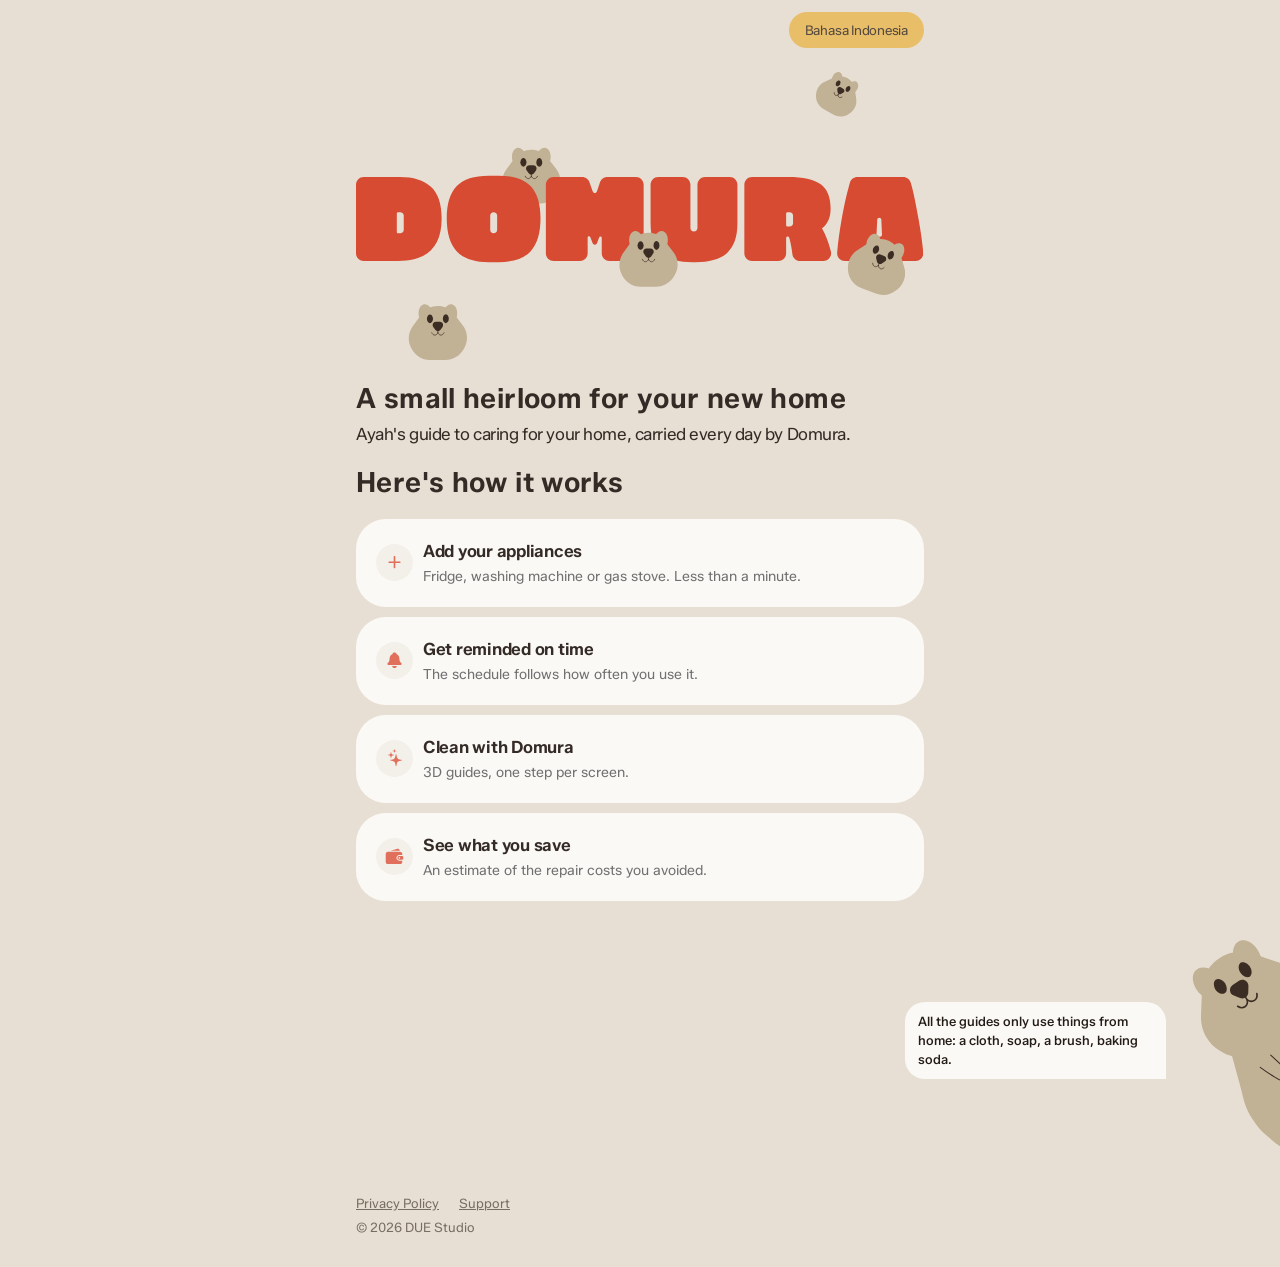
<file: index.html>
<!doctype html>
<html lang="id">
<head>
<meta charset="utf-8">
<meta name="viewport" content="width=device-width, initial-scale=1, viewport-fit=cover">
<title>Domura</title>
<meta name="description" content="Domura: panduan merawat kulkas, mesin cuci dan kompor gas, dengan pengingat dan perkiraan hemat biaya servis.">
<meta name="theme-color" content="#E7DFD3">
<link rel="icon" href="/assets/icon-180.png">
<link rel="apple-touch-icon" href="/assets/icon-180.png">
<link rel="stylesheet" href="/assets/site.css">
<script src="/assets/site.js"></script>
</head>
<body>
<header>
  <button class="pill" type="button"><span lang="id">English</span><span lang="en">Bahasa Indonesia</span></button>
</header>

<main>
  <img src="/assets/hero.svg" width="362" height="184" alt="Domura" class="hero">

  <h1><span lang="id">Warisan kecil untuk rumah barumu</span><span lang="en">A small heirloom for your new home</span></h1>
  <p class="lead">
    <span lang="id">Panduan merawat rumah dari Ayah, dibawa setiap hari oleh Domura.</span>
    <span lang="en">Ayah's guide to caring for your home, carried every day by Domura.</span>
  </p>

  <h1><span lang="id">Begini cara kerjanya</span><span lang="en">Here's how it works</span></h1>
  <div class="stack">
    <div class="card feature">
      <img src="/assets/icon-plus.svg" alt="">
      <div>
        <h2><span lang="id">Tambah peralatanmu</span><span lang="en">Add your appliances</span></h2>
        <p><span lang="id">Kulkas, mesin cuci, ataupun kompor gas. Kurang dari semenit.</span><span lang="en">Fridge, washing machine or gas stove. Less than a minute.</span></p>
      </div>
    </div>
    <div class="card feature">
      <img src="/assets/icon-bell.svg" alt="">
      <div>
        <h2><span lang="id">Diingatkan pas waktunya</span><span lang="en">Get reminded on time</span></h2>
        <p><span lang="id">Jadwal menyesuaikan seberapa sering dipakai.</span><span lang="en">The schedule follows how often you use it.</span></p>
      </div>
    </div>
    <div class="card feature">
      <img src="/assets/icon-sparkles.svg" alt="">
      <div>
        <h2><span lang="id">Bersihkan bareng Domura</span><span lang="en">Clean with Domura</span></h2>
        <p><span lang="id">Panduan 3D, satu langkah per layar.</span><span lang="en">3D guides, one step per screen.</span></p>
      </div>
    </div>
    <div class="card feature">
      <img src="/assets/icon-wallet.svg" alt="">
      <div>
        <h2><span lang="id">Lihat hematnya</span><span lang="en">See what you save</span></h2>
        <p><span lang="id">Perkiraan biaya servis yang berhasil kamu hindari.</span><span lang="en">An estimate of the repair costs you avoided.</span></p>
      </div>
    </div>
  </div>

  <div class="domu">
    <p class="bubble">
      <span lang="id">Semua panduan cuma pakai barang rumahan: kain, sabun, sikat, soda kue.</span>
      <span lang="en">All the guides only use things from home: a cloth, soap, a brush, baking soda.</span>
    </p>
    <img src="/assets/domu-peek.svg" width="114" height="204" alt="">
  </div>
</main>

<footer>
  <a href="/privacy/"><span lang="id">Kebijakan Privasi</span><span lang="en">Privacy Policy</span></a>
  <a href="/support/"><span lang="id">Bantuan</span><span lang="en">Support</span></a>
  <span class="copy">© 2026 DUE Studio</span>
</footer>
</body>
</html>
</file>
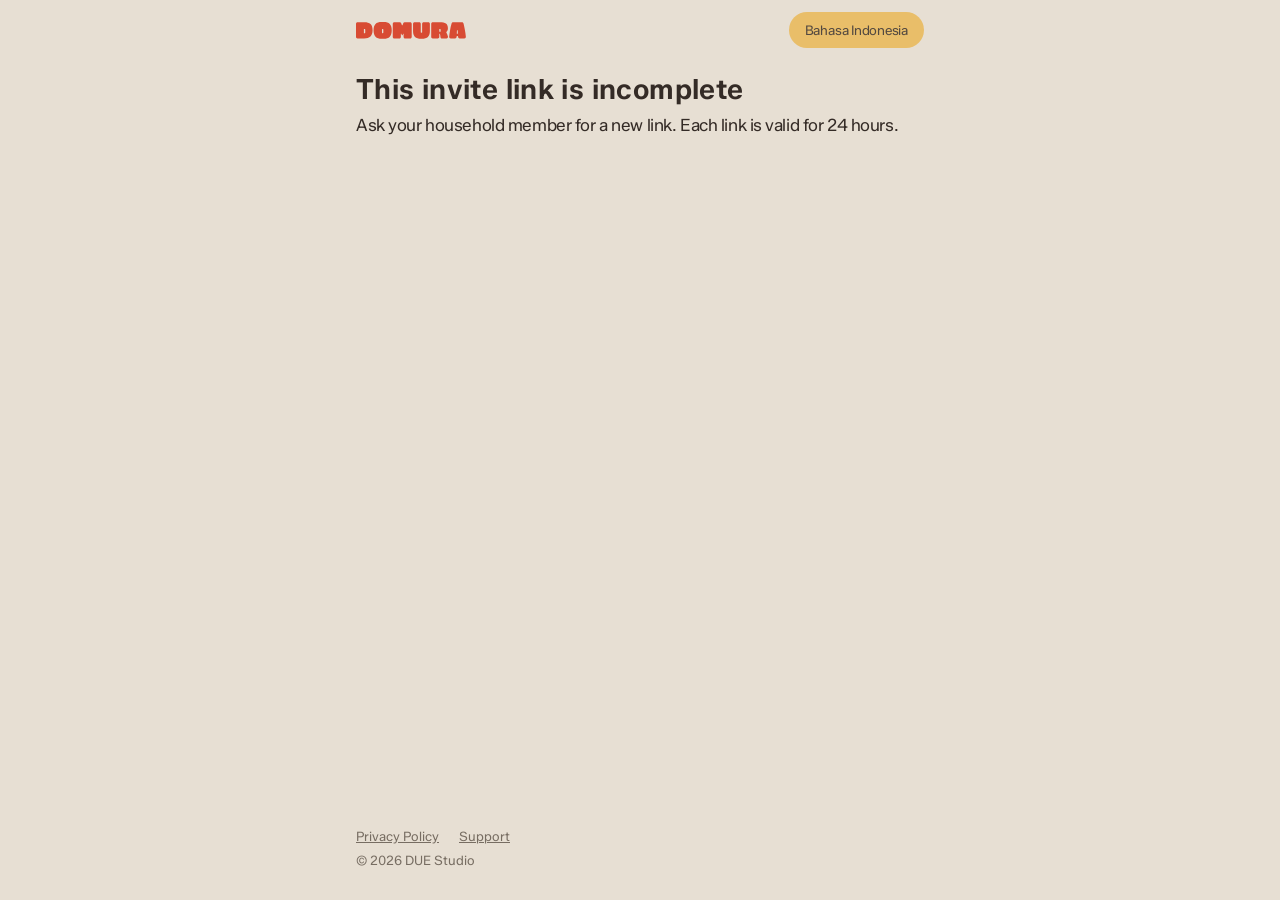
<file: join/index.html>
<!doctype html>
<html lang="id">
<head>
<meta charset="utf-8">
<meta name="viewport" content="width=device-width, initial-scale=1, viewport-fit=cover">
<title>Undangan Serumah di Domura</title>
<!-- The code in the URL is a credential: keep it out of search results and out of the Referer sent to the stores. -->
<meta name="robots" content="noindex">
<meta name="referrer" content="no-referrer">
<meta name="theme-color" content="#E7DFD3">
<link rel="icon" href="/assets/icon-180.png">
<link rel="apple-touch-icon" href="/assets/icon-180.png">
<link rel="stylesheet" href="/assets/site.css">
<script src="/assets/site.js"></script>
</head>
<body>
<header>
  <a class="home" href="/"><img src="/assets/wordmark.svg" width="110" height="17" alt="Domura"></a>
  <button class="pill" type="button"><span lang="id">English</span><span lang="en">Bahasa Indonesia</span></button>
</header>

<main id="invite" hidden>
  <h1><span lang="id">Kamu diundang ke Serumah</span><span lang="en">You're invited to a household</span></h1>
  <p class="lead">
    <span lang="id">Rawat rumah bareng di Domura: peralatan, jadwal bersih-bersih, dan hematnya jadi milik bersama.</span>
    <span lang="en">Look after your home together in Domura: the appliances, the cleaning schedule and the savings are shared.</span>
  </p>
  <div class="card">
    <h2><span lang="id">Kode undangan</span><span lang="en">Invite code</span></h2>
    <p class="code" id="code"></p>
    <p><span lang="id">Berlaku 24 jam, untuk satu orang.</span><span lang="en">Valid for 24 hours, for one person.</span></p>
  </div>
  <a class="button" id="open" href="#"><span lang="id">Buka di Domura</span><span lang="en">Open in Domura</span></a>
  <div class="card">
    <h2><span lang="id">Belum punya Domura?</span><span lang="en">Don't have Domura yet?</span></h2>
    <p>
      <span lang="id">Pasang dari <a href="https://apps.apple.com/app/id6823553968">App Store</a>, masuk, lalu ketuk link undangan ini lagi. Bisa juga masukkan kodenya di tab Serumah.</span>
      <span lang="en">Install it from the <a href="https://apps.apple.com/app/id6823553968">App Store</a>, sign in, then tap this invite link again. You can also enter the code in the Household tab.</span>
    </p>
  </div>
  <div class="domu">
    <p class="bubble"><span lang="id">Yuk, rawat rumah bareng!</span><span lang="en">Let's look after the home together!</span></p>
    <img src="/assets/domu-peek.svg" width="114" height="204" alt="">
  </div>
</main>

<main id="broken" hidden>
  <h1><span lang="id">Link undangan tidak lengkap</span><span lang="en">This invite link is incomplete</span></h1>
  <p class="lead">
    <span lang="id">Minta link baru ke anggota rumahmu. Setiap link berlaku 24 jam.</span>
    <span lang="en">Ask your household member for a new link. Each link is valid for 24 hours.</span>
  </p>
</main>

<footer>
  <a href="/privacy/"><span lang="id">Kebijakan Privasi</span><span lang="en">Privacy Policy</span></a>
  <a href="/support/"><span lang="id">Bantuan</span><span lang="en">Support</span></a>
  <span class="copy">© 2026 DUE Studio</span>
</footer>

<script>
  // Codes come from create_household_invite (domura-api): 8 characters, A-Z without I and O, 2-9.
  const code = (new URLSearchParams(location.search).get('code') || '').trim().toUpperCase();
  const valid = /^[A-HJ-NP-Z2-9]{8}$/.test(code);
  document.getElementById(valid ? 'invite' : 'broken').hidden = false;
  if (valid) {
    document.getElementById('code').textContent = code;
    // For a visitor who has the app but landed here (opened in Safari): the app's own scheme.
    document.getElementById('open').href = 'domura://join?code=' + code;
  }
</script>
</body>
</html>
</file>
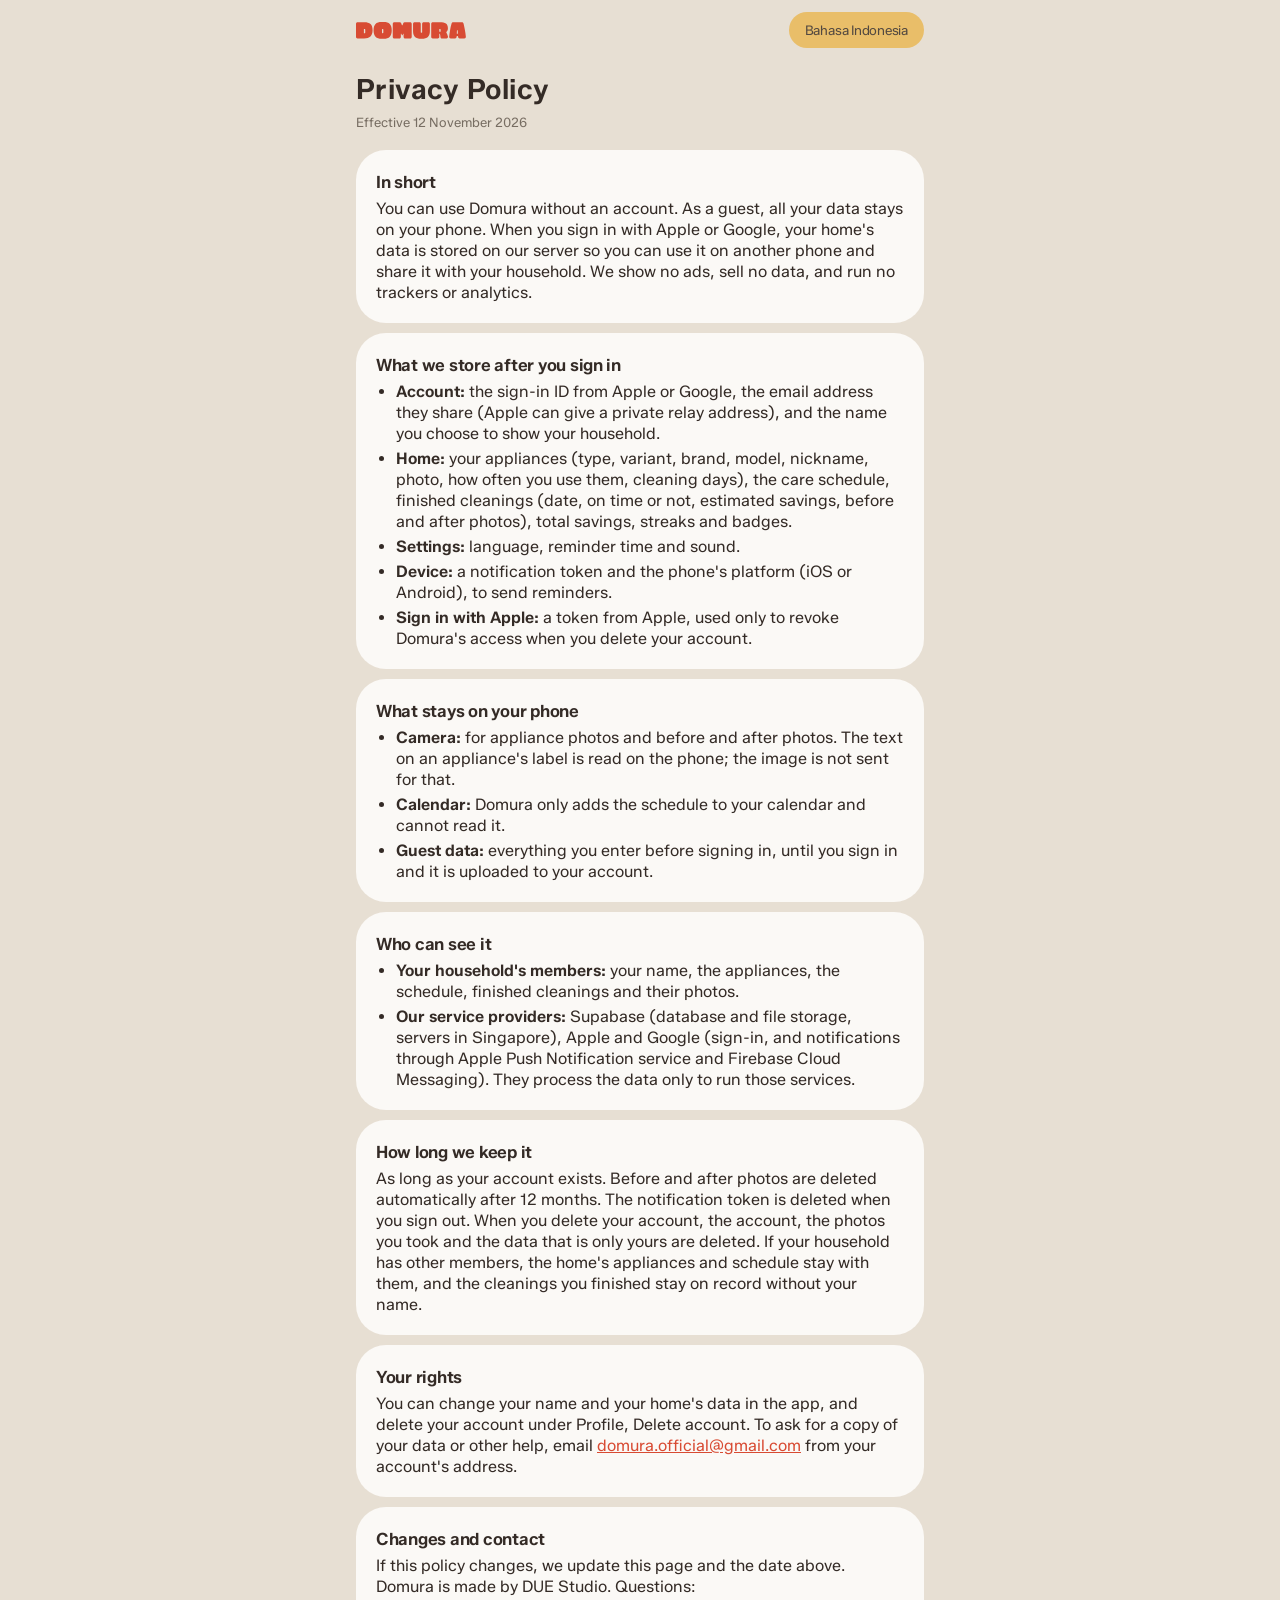
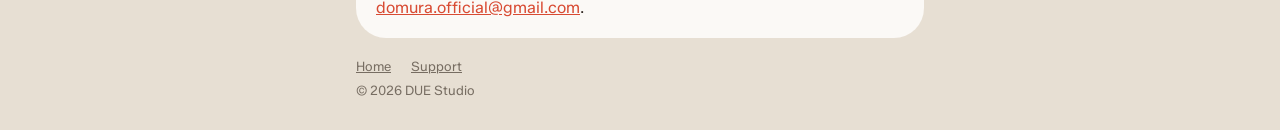
<file: privacy/index.html>
<!doctype html>
<html lang="id">
<head>
<meta charset="utf-8">
<meta name="viewport" content="width=device-width, initial-scale=1, viewport-fit=cover">
<title>Kebijakan Privasi Domura</title>
<meta name="theme-color" content="#E7DFD3">
<link rel="icon" href="/assets/icon-180.png">
<link rel="apple-touch-icon" href="/assets/icon-180.png">
<link rel="stylesheet" href="/assets/site.css">
<script src="/assets/site.js"></script>
</head>
<body class="doc">
<header>
  <a class="home" href="/"><img src="/assets/wordmark.svg" width="110" height="17" alt="Domura"></a>
  <button class="pill" type="button"><span lang="id">English</span><span lang="en">Bahasa Indonesia</span></button>
</header>

<!-- Facts behind each section: domura-api supabase/migrations (what is stored), README "What the apps do" (sharing,
     photos, deletion), domura-ios Info.plist usage strings and Models/LabelReader.swift (on-device text recognition). -->
<main lang="id">
  <h1>Kebijakan Privasi</h1>
  <p class="updated">Berlaku sejak 12 November 2026</p>
  <div class="stack">
    <section class="card">
      <h2>Singkatnya</h2>
      <p>Domura bisa dipakai tanpa akun. Sebagai tamu, semua datamu tersimpan di HP saja. Kalau kamu masuk dengan Apple atau Google, data rumahmu disimpan di server kami supaya bisa dipakai di HP lain dan dibagi dengan anggota Serumah. Kami tidak menampilkan iklan, tidak menjual data, dan tidak memasang pelacak atau analitik.</p>
    </section>
    <section class="card">
      <h2>Data yang kami simpan setelah kamu masuk</h2>
      <ul>
        <li><strong>Akun:</strong> ID masuk dari Apple atau Google, alamat email yang mereka bagikan (Apple bisa memberi alamat samaran), dan nama yang kamu pilih untuk dilihat anggota Serumah.</li>
        <li><strong>Rumah:</strong> peralatanmu (jenis, tipe, merek, model, nama panggilan, foto, seberapa sering dipakai, hari bersih-bersih), jadwal perawatan, perawatan yang sudah selesai (tanggal, tepat waktu atau tidak, perkiraan hemat, foto sebelum dan sesudah), total hemat, streak, dan lencana.</li>
        <li><strong>Pengaturan:</strong> bahasa, jam pengingat, dan suara.</li>
        <li><strong>Perangkat:</strong> token notifikasi dan jenis HP (iOS atau Android), untuk mengirim pengingat.</li>
        <li><strong>Masuk dengan Apple:</strong> token dari Apple, hanya untuk mencabut akses Domura saat kamu menghapus akun.</li>
      </ul>
    </section>
    <section class="card">
      <h2>Yang tetap di HP-mu</h2>
      <ul>
        <li><strong>Kamera:</strong> untuk foto peralatan dan foto sebelum dan sesudah. Tulisan di label peralatan dibaca di HP; gambarnya tidak dikirim untuk itu.</li>
        <li><strong>Kalender:</strong> Domura hanya menambahkan jadwal ke kalendermu dan tidak bisa membaca isinya.</li>
        <li><strong>Data tamu:</strong> semua yang kamu isi sebelum masuk, sampai kamu masuk dan datanya diunggah ke akunmu.</li>
      </ul>
    </section>
    <section class="card">
      <h2>Siapa yang bisa melihatnya</h2>
      <ul>
        <li><strong>Anggota Serumah:</strong> namamu, peralatan, jadwal, perawatan yang selesai, dan fotonya.</li>
        <li><strong>Penyedia layanan kami:</strong> Supabase (database dan penyimpanan file, server di Singapura), Apple dan Google (untuk masuk dan untuk notifikasi lewat Apple Push Notification service dan Firebase Cloud Messaging). Mereka memproses data hanya untuk menjalankan layanan itu.</li>
      </ul>
    </section>
    <section class="card">
      <h2>Berapa lama disimpan</h2>
      <p>Selama akunmu ada. Foto sebelum dan sesudah dihapus otomatis setelah 12 bulan. Token notifikasi dihapus saat kamu keluar. Saat kamu menghapus akun, akun, foto yang kamu ambil, dan data yang hanya milikmu dihapus. Kalau Serumah-mu masih punya anggota lain, peralatan dan jadwal rumah tetap untuk mereka, dan perawatan yang kamu selesaikan tetap tercatat tanpa namamu.</p>
    </section>
    <section class="card">
      <h2>Hakmu</h2>
      <p>Kamu bisa mengubah nama dan data rumahmu di app, dan menghapus akun di Profil, Hapus akun. Untuk meminta salinan data atau bantuan lain, kirim email ke <a href="mailto:domura.official@gmail.com">domura.official@gmail.com</a> dari alamat akunmu.</p>
    </section>
    <section class="card">
      <h2>Perubahan dan kontak</h2>
      <p>Kalau kebijakan ini berubah, kami memperbarui halaman ini dan tanggal di atas. Domura dibuat oleh DUE Studio. Pertanyaan: <a href="mailto:domura.official@gmail.com">domura.official@gmail.com</a>.</p>
    </section>
  </div>
</main>

<main lang="en">
  <h1>Privacy Policy</h1>
  <p class="updated">Effective 12 November 2026</p>
  <div class="stack">
    <section class="card">
      <h2>In short</h2>
      <p>You can use Domura without an account. As a guest, all your data stays on your phone. When you sign in with Apple or Google, your home's data is stored on our server so you can use it on another phone and share it with your household. We show no ads, sell no data, and run no trackers or analytics.</p>
    </section>
    <section class="card">
      <h2>What we store after you sign in</h2>
      <ul>
        <li><strong>Account:</strong> the sign-in ID from Apple or Google, the email address they share (Apple can give a private relay address), and the name you choose to show your household.</li>
        <li><strong>Home:</strong> your appliances (type, variant, brand, model, nickname, photo, how often you use them, cleaning days), the care schedule, finished cleanings (date, on time or not, estimated savings, before and after photos), total savings, streaks and badges.</li>
        <li><strong>Settings:</strong> language, reminder time and sound.</li>
        <li><strong>Device:</strong> a notification token and the phone's platform (iOS or Android), to send reminders.</li>
        <li><strong>Sign in with Apple:</strong> a token from Apple, used only to revoke Domura's access when you delete your account.</li>
      </ul>
    </section>
    <section class="card">
      <h2>What stays on your phone</h2>
      <ul>
        <li><strong>Camera:</strong> for appliance photos and before and after photos. The text on an appliance's label is read on the phone; the image is not sent for that.</li>
        <li><strong>Calendar:</strong> Domura only adds the schedule to your calendar and cannot read it.</li>
        <li><strong>Guest data:</strong> everything you enter before signing in, until you sign in and it is uploaded to your account.</li>
      </ul>
    </section>
    <section class="card">
      <h2>Who can see it</h2>
      <ul>
        <li><strong>Your household's members:</strong> your name, the appliances, the schedule, finished cleanings and their photos.</li>
        <li><strong>Our service providers:</strong> Supabase (database and file storage, servers in Singapore), Apple and Google (sign-in, and notifications through Apple Push Notification service and Firebase Cloud Messaging). They process the data only to run those services.</li>
      </ul>
    </section>
    <section class="card">
      <h2>How long we keep it</h2>
      <p>As long as your account exists. Before and after photos are deleted automatically after 12 months. The notification token is deleted when you sign out. When you delete your account, the account, the photos you took and the data that is only yours are deleted. If your household has other members, the home's appliances and schedule stay with them, and the cleanings you finished stay on record without your name.</p>
    </section>
    <section class="card">
      <h2>Your rights</h2>
      <p>You can change your name and your home's data in the app, and delete your account under Profile, Delete account. To ask for a copy of your data or other help, email <a href="mailto:domura.official@gmail.com">domura.official@gmail.com</a> from your account's address.</p>
    </section>
    <section class="card">
      <h2>Changes and contact</h2>
      <p>If this policy changes, we update this page and the date above. Domura is made by DUE Studio. Questions: <a href="mailto:domura.official@gmail.com">domura.official@gmail.com</a>.</p>
    </section>
  </div>
</main>

<footer>
  <a href="/"><span lang="id">Beranda</span><span lang="en">Home</span></a>
  <a href="/support/"><span lang="id">Bantuan</span><span lang="en">Support</span></a>
  <span class="copy">© 2026 DUE Studio</span>
</footer>
</body>
</html>
</file>
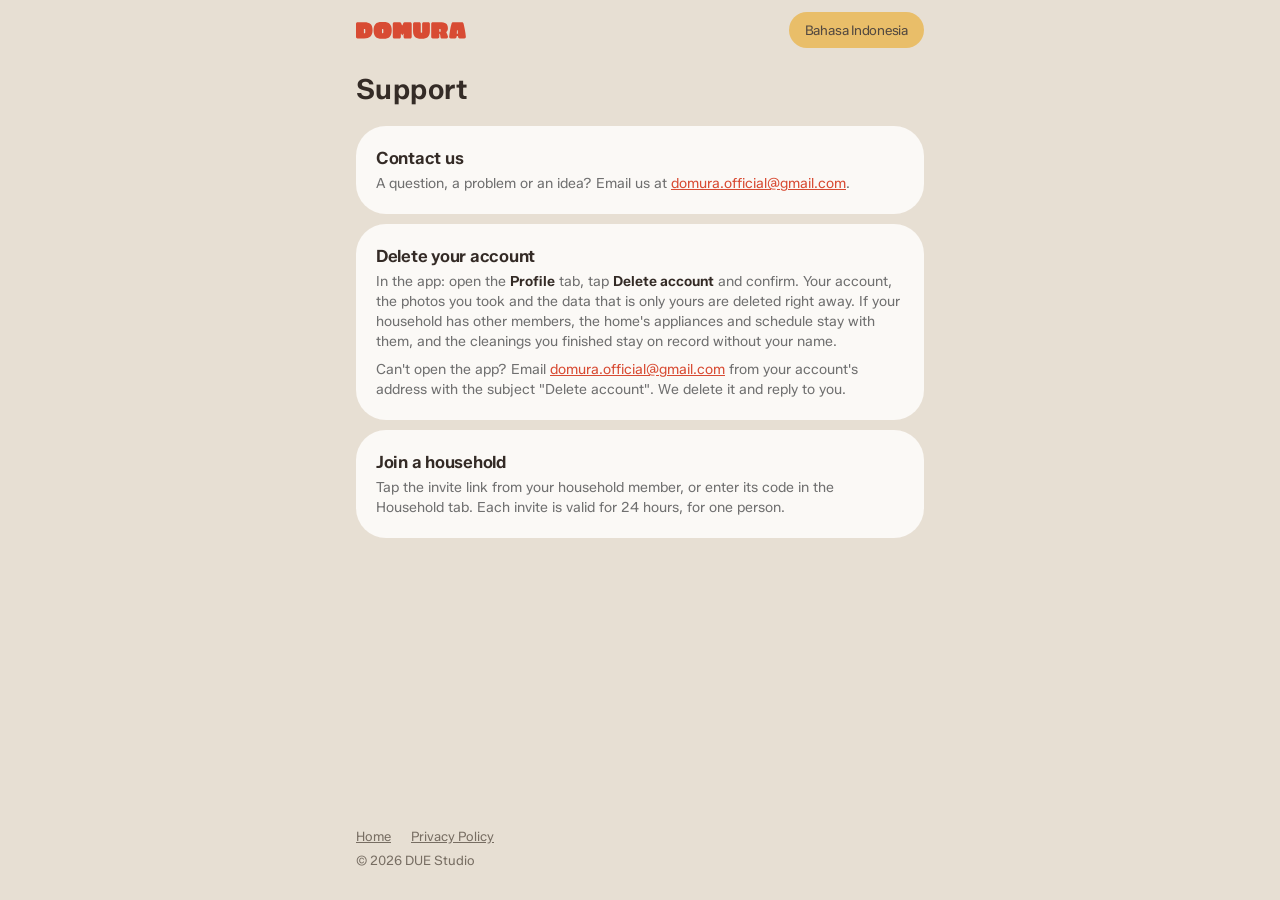
<file: support/index.html>
<!doctype html>
<html lang="id">
<head>
<meta charset="utf-8">
<meta name="viewport" content="width=device-width, initial-scale=1, viewport-fit=cover">
<title>Bantuan Domura</title>
<meta name="theme-color" content="#E7DFD3">
<link rel="icon" href="/assets/icon-180.png">
<link rel="apple-touch-icon" href="/assets/icon-180.png">
<link rel="stylesheet" href="/assets/site.css">
<script src="/assets/site.js"></script>
</head>
<body>
<header>
  <a class="home" href="/"><img src="/assets/wordmark.svg" width="110" height="17" alt="Domura"></a>
  <button class="pill" type="button"><span lang="id">English</span><span lang="en">Bahasa Indonesia</span></button>
</header>

<main>
  <h1><span lang="id">Bantuan</span><span lang="en">Support</span></h1>
  <div class="stack">
    <section class="card">
      <h2><span lang="id">Hubungi kami</span><span lang="en">Contact us</span></h2>
      <p>
        <span lang="id">Ada pertanyaan, masalah, atau ide? Email kami di</span>
        <span lang="en">A question, a problem or an idea? Email us at</span>
        <a href="mailto:domura.official@gmail.com">domura.official@gmail.com</a>.
      </p>
    </section>
    <section class="card" id="delete-account">
      <h2><span lang="id">Hapus akun</span><span lang="en">Delete your account</span></h2>
      <p>
        <span lang="id">Di app: buka tab <strong>Profil</strong>, ketuk <strong>Hapus akun</strong>, lalu konfirmasi. Akunmu, foto yang kamu ambil, dan data yang hanya milikmu langsung dihapus. Kalau Serumah-mu masih punya anggota lain, peralatan dan jadwal rumah tetap untuk mereka, dan perawatan yang kamu selesaikan tetap tercatat tanpa namamu.</span>
        <span lang="en">In the app: open the <strong>Profile</strong> tab, tap <strong>Delete account</strong> and confirm. Your account, the photos you took and the data that is only yours are deleted right away. If your household has other members, the home's appliances and schedule stay with them, and the cleanings you finished stay on record without your name.</span>
      </p>
      <p>
        <span lang="id">Tidak bisa membuka app? Kirim email dari alamat akunmu ke <a href="mailto:domura.official@gmail.com?subject=Hapus%20akun">domura.official@gmail.com</a> dengan judul "Hapus akun". Kami menghapusnya dan membalas emailmu.</span>
        <span lang="en">Can't open the app? Email <a href="mailto:domura.official@gmail.com?subject=Delete%20account">domura.official@gmail.com</a> from your account's address with the subject "Delete account". We delete it and reply to you.</span>
      </p>
    </section>
    <section class="card">
      <h2><span lang="id">Gabung ke Serumah</span><span lang="en">Join a household</span></h2>
      <p>
        <span lang="id">Ketuk link undangan dari anggota rumahmu, atau masukkan kodenya di tab Serumah. Setiap undangan berlaku 24 jam untuk satu orang.</span>
        <span lang="en">Tap the invite link from your household member, or enter its code in the Household tab. Each invite is valid for 24 hours, for one person.</span>
      </p>
    </section>
  </div>
</main>

<footer>
  <a href="/"><span lang="id">Beranda</span><span lang="en">Home</span></a>
  <a href="/privacy/"><span lang="id">Kebijakan Privasi</span><span lang="en">Privacy Policy</span></a>
  <span class="copy">© 2026 DUE Studio</span>
</footer>
</body>
</html>
</file>
<file: assets/site.css>
/* Domura's styles from Figma "DUE Studio - Sunrise" (Onboarding Flow, Tab - Serumah), the same tokens as the iOS app's
   Components/Colors.swift and Typography.swift. */
@font-face {
  font-family: "Zalando Sans";
  src: url(ZalandoSans-Variable.ttf) format("truetype");
  font-weight: 100 900;
  font-display: swap;
}

:root {
  --page: #E7DFD3;
  --card: #FBF9F6;
  --red: #D84B33;
  --title: #342B26;
  --body: #707070;
  --muted: #776D62;
  --bubble: #241C17;
  --pill: #E9BE69;
  --pill-text: #534940;
}

* { box-sizing: border-box; }

html {
  background: var(--page);
  color: var(--title);
  font: 400 17px/22px "Zalando Sans", system-ui, sans-serif;
  letter-spacing: -0.43px;
  -webkit-text-size-adjust: 100%;
}

/* The language not picked (site.js); without script both show. */
[data-lang=id] body [lang=en], [data-lang=en] body [lang=id] { display: none; }

body {
  margin: 0 auto;
  max-width: 600px;
  min-height: 100vh;
  padding: 8px 16px 32px;
  display: flex;
  flex-direction: column;
  gap: 20px;
  overflow-x: hidden;
}

a { color: var(--red); }
[hidden] { display: none !important; }
main { display: flex; flex-direction: column; gap: 20px; }
.hero { width: 100%; height: auto; }

header { display: flex; justify-content: space-between; align-items: center; min-height: 44px; }
header .home img { display: block; height: 17px; width: auto; }

/* Figma language pill (Onboarding First Launch) */
.pill {
  margin-left: auto;
  border: 0;
  border-radius: 20px;
  padding: 10px 16px;
  background: var(--pill);
  color: var(--pill-text);
  font: 500 15px/20px inherit;
  font-family: inherit;
  letter-spacing: -0.23px;
  cursor: pointer;
}

h1 { margin: 0; font-size: 28px; line-height: 34px; font-weight: 600; letter-spacing: 0.38px; }
.lead { margin: -12px 0 0; }
.updated { margin: -12px 0 0; font-size: 13px; line-height: 16px; letter-spacing: 0; color: var(--muted); }

.stack { display: flex; flex-direction: column; gap: 10px; }

.card { background: var(--card); border-radius: 30px; padding: 20px; }
.card h2 { margin: 0 0 4px; font-size: 17px; line-height: 24px; font-weight: 600; letter-spacing: -0.26px; }
.card p, .card li { margin: 0; font-size: 14px; line-height: 20px; letter-spacing: 0; color: var(--body); }
.card p + p, .card p + ul, .card ul + p { margin-top: 8px; }
.card ul { margin: 4px 0 0; padding-left: 20px; }
.card li + li { margin-top: 4px; }
.card strong { color: var(--title); font-weight: 600; }

/* Long reading text (privacy policy): the guide's body style, Regular 16 / 21 */
.doc .card p, .doc .card li { font-size: 16px; line-height: 21px; color: var(--title); }

/* Onboarding 3/3 feature card: icon, then title and text */
.feature { display: flex; gap: 10px; align-items: center; }
.feature img { flex: none; width: 37px; height: 37px; }

/* Figma "Bottom button", Big Enabled */
.button {
  display: flex; align-items: center; justify-content: center;
  min-height: 50px; border-radius: 30px;
  background: var(--red); color: #fff;
  font-weight: 500; text-decoration: none;
}

/* The invite code, in the guide's amount style (SemiBold 30 / 44) */
.card .code { margin: 4px 0; font-size: 30px; line-height: 44px; font-weight: 600; letter-spacing: 4px; color: var(--title); }

/* Domu peeking in from the right edge with his speech bubble (Onboarding 3/3) */
.domu { display: flex; align-items: flex-end; justify-content: flex-end; margin-right: calc(50% - 50vw); }  /* to the window edge, as drawn */
.domu img { flex: none; width: 114px; height: auto; }
.bubble {
  margin-bottom: 96px;
  max-width: 261px;
  background: var(--card);
  border-radius: 20px 20px 0 20px;
  padding: 10px 13px;
  font-size: 13px; line-height: 19px; font-weight: 500; letter-spacing: 0;
  color: var(--bubble);
}

footer { margin-top: auto; display: flex; flex-wrap: wrap; gap: 8px 20px; font-size: 13px; line-height: 16px; letter-spacing: 0; color: var(--muted); }
footer a { color: var(--muted); }
footer .copy { width: 100%; }
</file>
